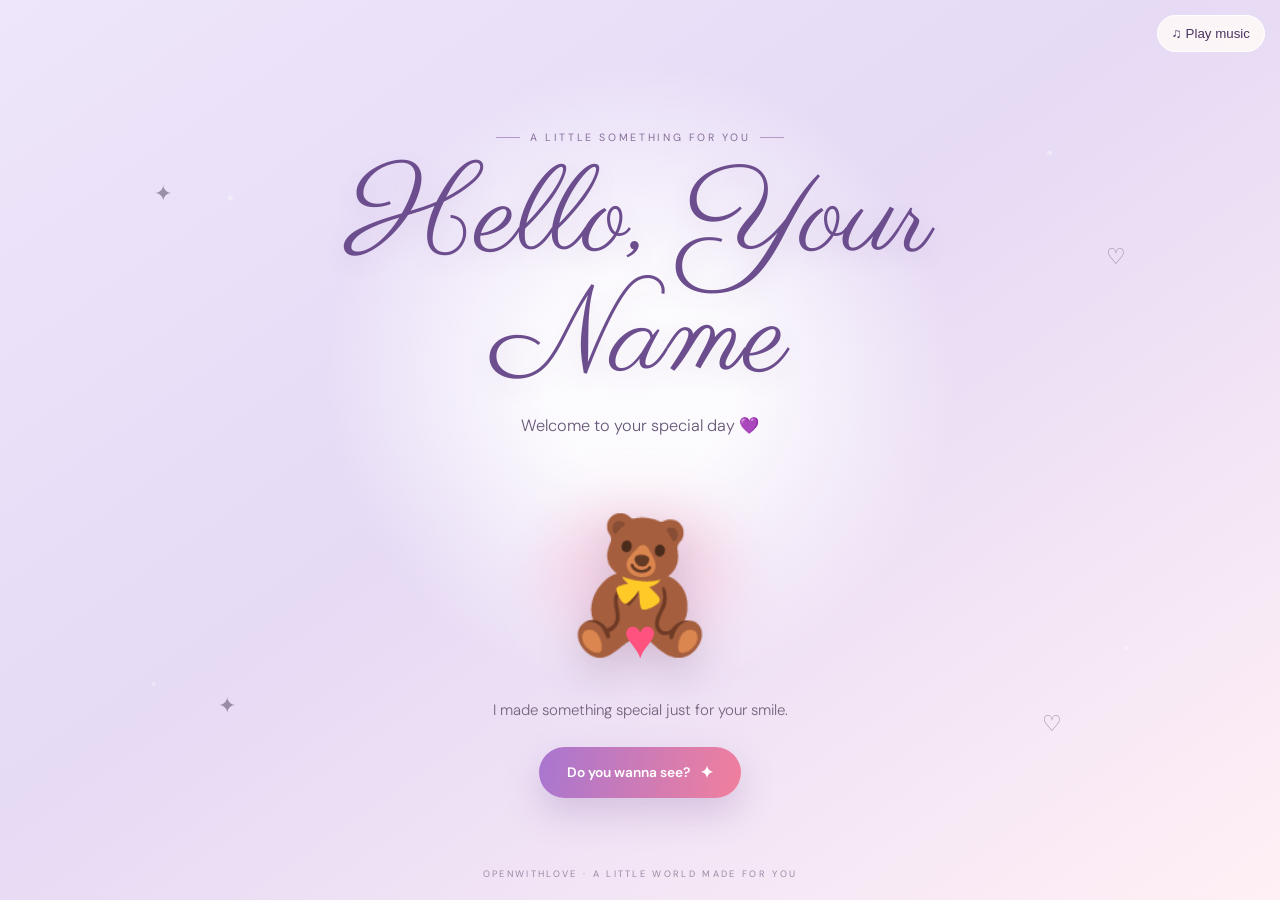
<file: index.html>
<!doctype html>
<html lang="en">
<head>
<meta charset="utf-8">
<meta name="viewport" content="width=device-width,initial-scale=1">
<title>OpenWithLove · B3</title>
<link rel="stylesheet" href="style.css">
<style>
.page-one{
  min-height:100svh;
  overflow:hidden;
  background:
    radial-gradient(circle at 50% 42%,rgba(255,255,255,.88) 0 12%,transparent 38%),
    linear-gradient(145deg,#eee6fb 0%,#e6daf5 46%,#fff0f5 100%);
  position:relative;
}
.page-one:before{
  content:"";
  position:absolute;inset:0;pointer-events:none;opacity:.35;
  background:
    radial-gradient(circle at 18% 22%,#fff 0 2px,transparent 3px),
    radial-gradient(circle at 82% 17%,#fff 0 2px,transparent 3px),
    radial-gradient(circle at 12% 76%,#fff 0 1.5px,transparent 2.5px),
    radial-gradient(circle at 88% 72%,#fff 0 1.5px,transparent 2.5px);
}
.page-one .wrap{position:relative;z-index:2;max-width:760px}
.page-one .tiny{
  display:inline-flex;align-items:center;gap:10px;
  color:#856d99;font-size:.66rem;letter-spacing:.25em;
  text-transform:uppercase;
}
.page-one .tiny:before,.page-one .tiny:after{
  content:"";width:24px;height:1px;background:#b797ca;
}
.page-one h1{
  margin:17px 0 10px;
  font-size:clamp(4rem,10vw,7.5rem);
  text-shadow:0 7px 25px rgba(112,74,139,.12);
}
.page-one .subtitle{
  margin:0 auto;max-width:560px;color:#685878;
  font-size:1.02rem;line-height:1.8;
}
.page-one .character{
  width:220px;height:220px;margin:24px auto 12px;
  display:grid;place-items:center;position:relative;
}
.page-one .character .glow{
  position:absolute;width:190px;height:150px;border-radius:50%;
  background:#f6a9c755;filter:blur(25px);
}
.page-one .character .bear{
  position:relative;font-size:8.2rem;z-index:2;
  animation:b3float 4s ease-in-out infinite;
  filter:drop-shadow(0 18px 20px rgba(80,55,98,.18));
}
.page-one .character .heart{
  position:absolute;z-index:3;bottom:14px;
  font:3.5rem Arial;color:#ff527e;
  animation:b3heart 1.7s ease-in-out infinite;
}
.page-one .note{
  max-width:500px;margin:4px auto 23px;
  color:#75657f;font-size:.94rem;line-height:1.8;
}
.page-one .start{
  display:inline-flex;align-items:center;gap:10px;
  padding:15px 28px;border-radius:999px;border:0;
  background:linear-gradient(100deg,#a876d0,#f17f9d);
  color:#fff;font:600 .86rem 'DM Sans',sans-serif;
  box-shadow:0 15px 35px rgba(133,92,164,.25);
  cursor:pointer;text-decoration:none;transition:.25s;
}
.page-one .start:hover{transform:translateY(-4px);box-shadow:0 20px 42px rgba(133,92,164,.34)}
.page-one .start span{font-size:1rem}
.page-one .corner{
  position:absolute;z-index:1;font-size:1.35rem;opacity:.55;
  animation:b3drift 5s ease-in-out infinite;
}
.page-one .c1{left:12%;top:20%}.page-one .c2{right:12%;top:27%;animation-delay:1s}
.page-one .c3{left:17%;bottom:20%;animation-delay:2s}.page-one .c4{right:17%;bottom:18%;animation-delay:3s}
.page-one .bottom-mark{
  position:absolute;bottom:20px;left:50%;transform:translateX(-50%);
  font-size:.58rem;letter-spacing:.25em;text-transform:uppercase;color:#9a88a4;
}
@keyframes b3float{50%{transform:translateY(-10px)}} 
@keyframes b3heart{50%{transform:translateX(-50%) scale(1.12)}} 
@keyframes b3drift{50%{transform:translateY(-9px) rotate(8deg)}}
</style>
</head>
<body>
<button class="music" id="music" type="button" aria-pressed="false">♫ Play music</button>

<section class="page page-one">
  <span class="corner c1">✦</span>
  <span class="corner c2">♡</span>
  <span class="corner c3">✦</span>
  <span class="corner c4">♡</span>

  <div class="wrap">
    <div class="tiny" id="eyebrow"></div>
    <h1 id="title"></h1>
    <p class="subtitle" id="subtitle"></p>

    <div class="character" aria-hidden="true">
      <div class="glow"></div>
      <div class="bear">🧸</div>
      <div class="heart">♥</div>
    </div>

    <p class="note" id="note"></p>
    <a class="start" href="wishes.html">Do you wanna see? <span>✦</span></a>
  </div>

  <div class="bottom-mark">OpenWithLove · a little world made for you</div>
</section>

<script src="config.js"></script>
<script>
const c=customer;
document.getElementById("eyebrow").textContent=c.heroEyebrow||"a little something for you";
document.getElementById("title").textContent=c.heroTitle||"Hello, Your Name";
document.getElementById("subtitle").textContent=c.heroSubtitle||"Welcome to your special day 💜";
document.getElementById("note").textContent=c.heroNote||"I made something special just for your smile.";

</script>
<script src="app.js" data-persistent></script>
</body>
</html>
</file>
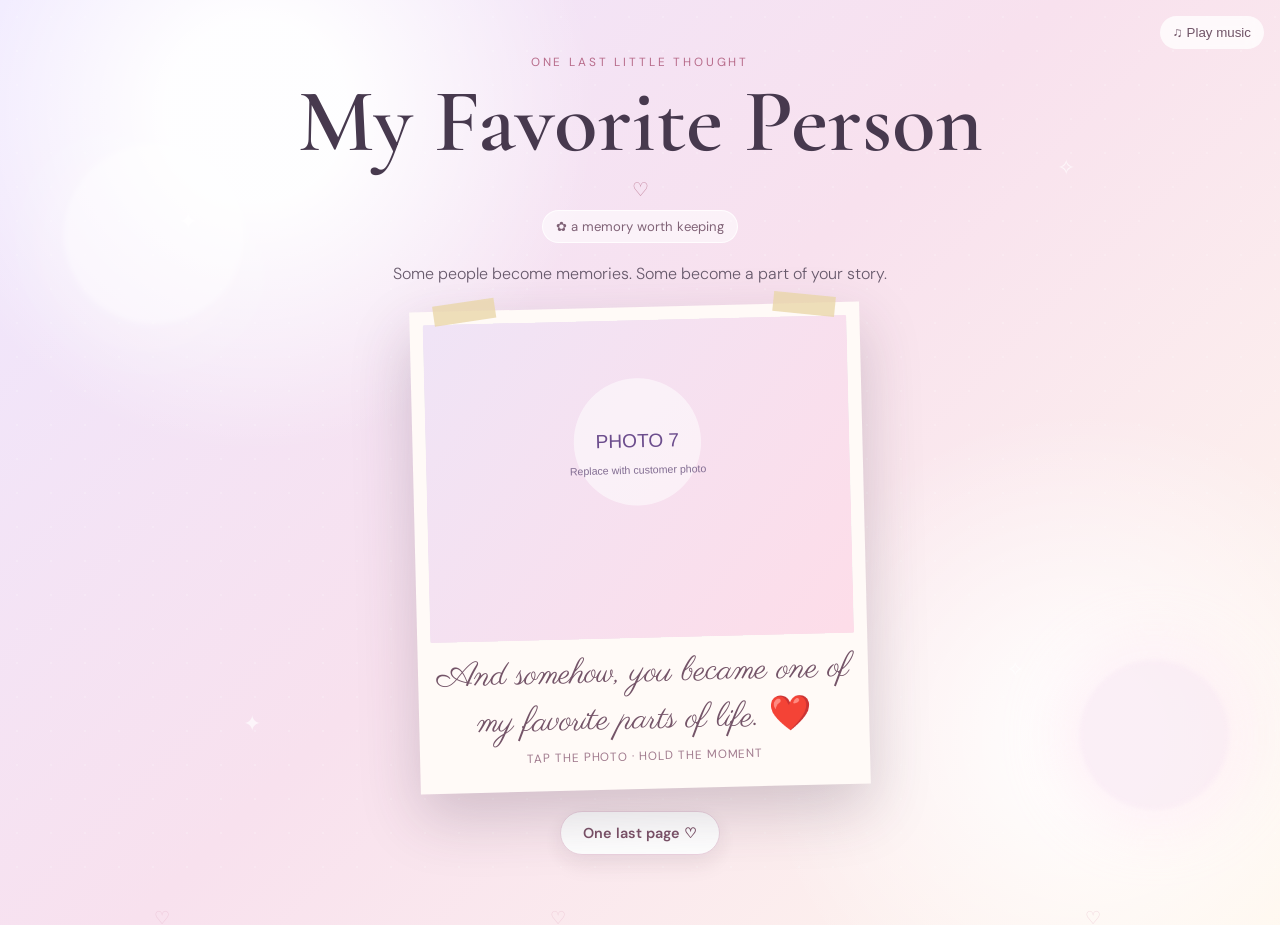
<file: favorite.html>
<!doctype html>
<html lang="en">
<head>
<meta charset="utf-8">
<meta name="viewport" content="width=device-width,initial-scale=1">
<title>OpenWithLove · My Favorite Person</title>
<link rel="stylesheet" href="style.css">
<link href="https://fonts.googleapis.com/css2?family=Cormorant+Garamond:wght@500;600;700&family=DM+Sans:wght@400;500&family=Parisienne&display=swap" rel="stylesheet">
<style>
:root{--ink:#40364a;--rose:#b76b8a;--paper:#fffaf7;--lav:#eee7ff}
*{box-sizing:border-box}
html,body{margin:0;width:100%;min-height:100%;overflow-x:hidden;overflow-y:auto}
body{color:var(--ink);font-family:'DM Sans',sans-serif;background:radial-gradient(circle at 20% 12%,rgba(255,255,255,.95) 0 7%,transparent 26%),radial-gradient(circle at 85% 80%,rgba(255,255,255,.8) 0 5%,transparent 25%),linear-gradient(135deg,#eee7ff 0%,#f8e1ee 48%,#fff7ed 100%)}
.page{min-height:100vh;display:grid;place-items:center;padding:54px 18px 70px;position:relative}
.glow{position:absolute;border-radius:50%;filter:blur(2px);opacity:.45;pointer-events:none}
.g1{width:180px;height:180px;background:#fff;left:5%;top:16%;box-shadow:0 0 70px 25px rgba(255,255,255,.55)}
.g2{width:150px;height:150px;background:#f7dff0;right:4%;bottom:10%;box-shadow:0 0 60px 20px rgba(255,220,239,.65)}
.spark{position:absolute;color:#fff;font-size:22px;opacity:.65;animation:twinkle 3.5s ease-in-out infinite}
.s1{left:14%;top:23%}.s2{right:16%;top:17%;animation-delay:1s}.s3{left:19%;bottom:18%;animation-delay:2s}.s4{right:20%;bottom:24%;animation-delay:.5s}
.wrap{width:min(860px,100%);text-align:center;position:relative;z-index:2}
.eyebrow{font-size:.74rem;letter-spacing:.24em;text-transform:uppercase;color:var(--rose)}
h1{font:600 clamp(3rem,7vw,6rem)/.9 'Cormorant Garamond',serif;margin:12px 0 8px;color:#47394e}
h1:after{content:'♡';display:block;font:1.2rem 'DM Sans';color:#c487a0;margin-top:14px}
.sub{max-width:560px;margin:0 auto 20px;line-height:1.65;color:#685a6c;font-size:1rem}
.note{display:inline-flex;align-items:center;gap:8px;padding:7px 13px;border-radius:999px;background:rgba(255,255,255,.55);border:1px solid rgba(255,255,255,.8);color:#806377;font-size:.82rem;margin-bottom:18px}
.polaroid{width:min(450px,88vw);margin:0 auto 22px;padding:13px 13px 25px;background:var(--paper);box-shadow:0 24px 60px rgba(70,48,72,.22);transform:rotate(-1.4deg);position:relative;transition:transform .45s ease,box-shadow .45s ease;cursor:pointer}
.polaroid:hover{transform:rotate(0deg) translateY(-5px);box-shadow:0 30px 70px rgba(70,48,72,.27)}
.polaroid:before,.polaroid:after{content:'';position:absolute;width:62px;height:20px;background:#ead7a8;opacity:.78;top:-9px}.polaroid:before{left:24px;transform:rotate(-7deg)}.polaroid:after{right:24px;transform:rotate(7deg)}
.polaroid img{display:block;width:100%;aspect-ratio:4/3;object-fit:cover;background:#eee;border-radius:2px}
.caption{font-family:'Parisienne',cursive;font-size:clamp(1.55rem,4vw,2.15rem);color:#745468;margin-top:12px}
.tap{font-size:.74rem;letter-spacing:.08em;text-transform:uppercase;color:#a17b8e;margin-top:5px}
.btn{display:inline-block;text-decoration:none;background:#fff;color:#7b5268;border:1px solid #ead2de;border-radius:999px;padding:12px 22px;box-shadow:0 8px 22px rgba(90,55,80,.1);transition:.25s}.btn:hover{transform:translateY(-2px);box-shadow:0 12px 28px rgba(90,55,80,.16)}
.music{position:fixed;right:16px;top:16px;z-index:20;border:0;border-radius:999px;padding:9px 13px;background:rgba(255,255,255,.78);color:#705467;cursor:pointer;backdrop-filter:blur(8px)}
.heart{position:fixed;bottom:-30px;color:#d995b1;opacity:.35;font-size:18px;animation:rise 9s linear infinite;pointer-events:none}.h1{left:12%;animation-delay:1s}.h2{left:43%;animation-delay:4s}.h3{right:14%;animation-delay:2s}
@keyframes rise{from{transform:translateY(0) rotate(0deg);opacity:0}15%{opacity:.35}85%{opacity:.35}to{transform:translateY(-110vh) rotate(25deg);opacity:0}}
@keyframes twinkle{0%,100%{transform:scale(.8);opacity:.35}50%{transform:scale(1.25);opacity:.85}}
@media(max-width:600px){.page{padding:44px 14px 56px}.sub{font-size:.92rem}.note{font-size:.75rem}.polaroid{width:min(360px,90vw);padding:10px 10px 20px}.btn{font-size:.9rem}.spark{font-size:17px}}
</style>
</head>
<body>
<button class="music" id="music" type="button" aria-pressed="false">♫ Play music</button>
<div class="glow g1"></div><div class="glow g2"></div>
<div class="spark s1">✦</div><div class="spark s2">✧</div><div class="spark s3">✦</div><div class="spark s4">✧</div>
<div class="heart h1">♡</div><div class="heart h2">♡</div><div class="heart h3">♡</div>
<section class="page">
  <div class="wrap">
    <div class="eyebrow">one last little thought</div>
    <h1 id="title">My Favorite Person</h1>
    <div class="note">✿ a memory worth keeping</div>
    <p class="sub" id="sub">Some people make ordinary moments feel a little more special.</p>
    <figure class="polaroid" id="card">
      <img id="img" src="photos/photo1.svg" alt="A favorite memory">
      <figcaption class="caption" id="caption">A memory I would choose again.</figcaption>
      <div class="tap">tap the photo · hold the moment</div>
    </figure>
    <a class="btn" href="goodbye.html">One last page ♡</a>
  </div>
</section>
<script src="config.js"></script>
<script src="script.js"></script>
<script>
document.title='OpenWithLove · '+(customer.favoriteTitle||'My Favorite Person');
document.getElementById('title').textContent=customer.favoriteTitle||'My Favorite Person';
document.getElementById('sub').textContent=customer.favoriteSub||'Some people make ordinary moments feel a little more special.';
document.getElementById('img').src=customer.favoriteImage||'photos/photo1.svg';
document.getElementById('caption').textContent=customer.favoriteCaption||'A memory I would choose again.';
const card=document.getElementById('card');
card.addEventListener('click',()=>{card.classList.add('held');setTimeout(()=>card.classList.remove('held'),650);});
</script>
<script src="app.js" data-persistent></script>
</body>
</html>
</file>
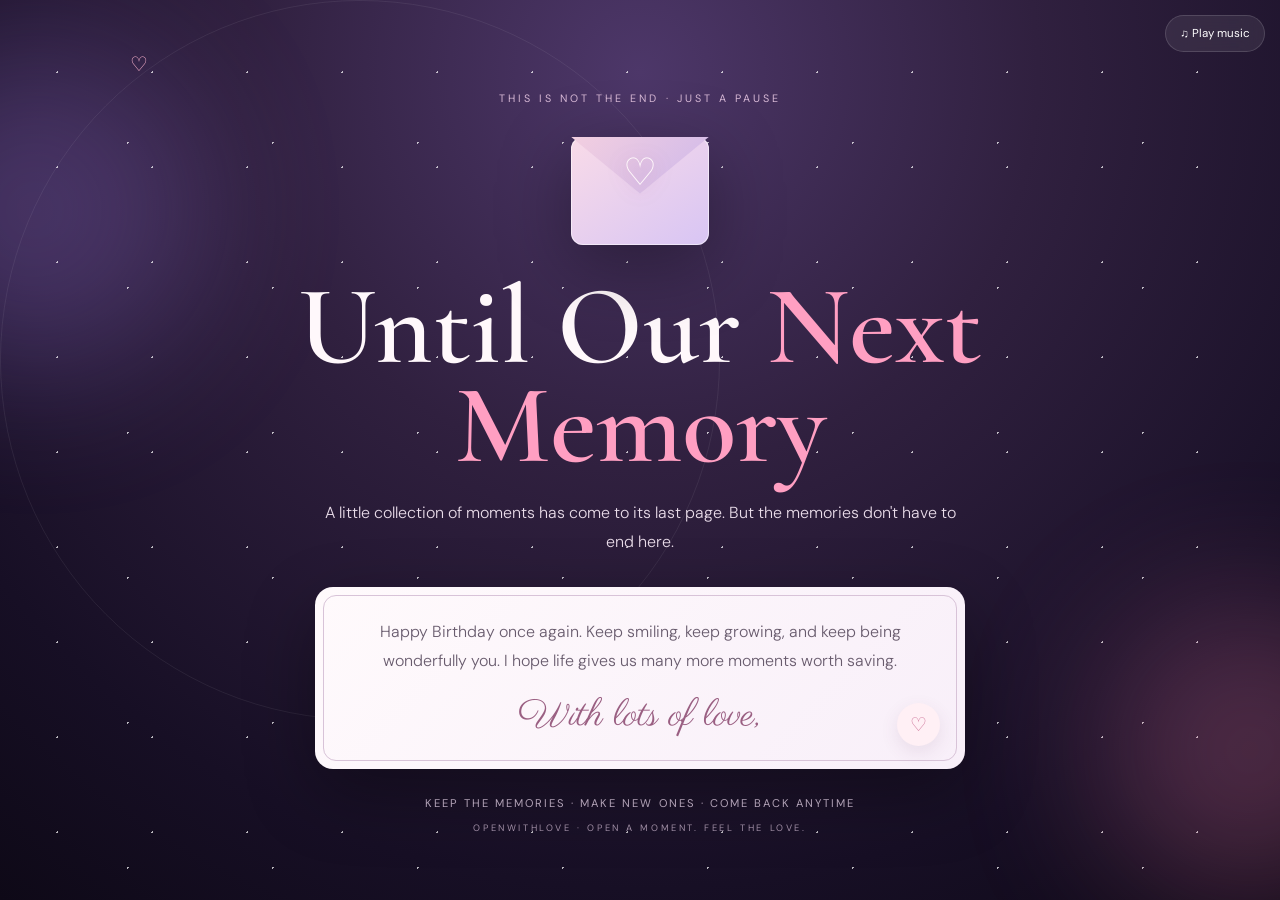
<file: goodbye.html>
<!doctype html>
<html lang="en">
<head>
<meta charset="utf-8">
<meta name="viewport" content="width=device-width,initial-scale=1">
<title>OpenWithLove · Until Our Next Memory</title>
<link rel="stylesheet" href="style.css">
<link href="https://fonts.googleapis.com/css2?family=Cormorant+Garamond:wght@500;600;700&family=DM+Sans:wght@300;400;500&family=Parisienne&display=swap" rel="stylesheet">
<style>
:root{--ink:#fff8fb;--soft:#eaddea;--pink:#ff9fc2;--violet:#9b7bd5;--deep:#21172f}
*{box-sizing:border-box}
html,body{margin:0;min-height:100%;font-family:'DM Sans',sans-serif;color:var(--ink);overflow-x:hidden}
body{background:radial-gradient(circle at 50% 8%,#4d3769 0%,#30203f 38%,#170f25 78%,#0e0917 100%);}
body:before,body:after{content:"";position:fixed;border-radius:50%;pointer-events:none;filter:blur(75px);opacity:.25;z-index:0}
body:before{width:330px;height:330px;background:#b58cff;left:-130px;top:5%}
body:after{width:300px;height:300px;background:#ff86b7;right:-120px;bottom:0}
.page{min-height:100vh;padding:80px 18px 55px;display:grid;place-items:center;position:relative;overflow:hidden}
.stars{position:absolute;inset:0;pointer-events:none;opacity:.7;background-image:radial-gradient(#fff 1px,transparent 1px),radial-gradient(#fff 1px,transparent 1px);background-size:95px 95px,145px 145px;background-position:10px 25px,55px 70px}
.orbit{position:absolute;width:min(720px,90vw);height:min(720px,90vw);border:1px solid #ffffff12;border-radius:50%;animation:spin 28s linear infinite}
.orbit:before,.orbit:after{content:'♡';position:absolute;color:#ffb5cf;font-size:20px}.orbit:before{top:7%;left:18%}.orbit:after{bottom:11%;right:15%;font-size:15px}
.music{position:fixed;right:15px;top:15px;z-index:20;border:1px solid #ffffff24;background:#ffffff14;color:#fff;border-radius:999px;padding:10px 14px;backdrop-filter:blur(12px);cursor:pointer;font:400 .72rem 'DM Sans'}
.wrap{width:min(820px,100%);text-align:center;position:relative;z-index:2}
.eyebrow{text-transform:uppercase;letter-spacing:.28em;font-size:.67rem;color:#d8b9d6;margin-bottom:16px}
h1{font:600 clamp(3.6rem,9vw,7rem)/.88 'Cormorant Garamond',serif;margin:0;color:#fff8fb}
h1 span{color:var(--pink)}
.intro{max-width:650px;margin:22px auto 30px;color:var(--soft);line-height:1.85;font-weight:300;font-size:1rem}
.envelope{width:min(150px,32vw);aspect-ratio:1.15/1;margin:0 auto 27px;position:relative;filter:drop-shadow(0 20px 35px #0005);animation:float 4s ease-in-out infinite}
.env-back{position:absolute;inset:12% 4% 5%;background:linear-gradient(145deg,#f9dbe8,#d8c5f4);border-radius:12px;box-shadow:inset 0 0 0 1px #fff8}
.env-flap{position:absolute;left:4%;right:4%;top:12%;height:58%;background:linear-gradient(135deg,#f3cfe0,#c9b5ec);clip-path:polygon(0 0,50% 75%,100% 0);filter:drop-shadow(0 3px 2px #0002)}
.env-heart{position:absolute;left:50%;top:39%;transform:translate(-50%,-50%);font-size:38px;z-index:3;text-shadow:0 5px 18px #a75b88aa}
.letter{width:min(650px,100%);margin:0 auto;padding:30px 28px 27px;background:linear-gradient(135deg,#fffafc,#f8eff9);color:#594b61;border-radius:18px;box-shadow:0 25px 70px #0005;position:relative}
.letter:before{content:'';position:absolute;inset:8px;border:1px solid #d8c3d8;border-radius:13px;pointer-events:none}
.letter p{position:relative;line-height:1.85;margin:0 auto 15px;color:#685b6d;font-weight:300}
.signature{position:relative;font:2.35rem 'Parisienne',cursive;color:#9a5f82;margin-top:15px}
.seal{position:absolute;right:25px;bottom:23px;width:43px;height:43px;border-radius:50%;display:grid;place-items:center;background:#fff0f5;color:#cf789c;font-size:19px;box-shadow:0 6px 18px #6b41661c}
.closing{margin-top:27px;color:#cdbbd2;font-size:.7rem;letter-spacing:.18em;text-transform:uppercase}
.brand{margin-top:12px;color:#a996ae;font-size:.58rem;letter-spacing:.28em}
@keyframes float{50%{transform:translateY(-9px) rotate(1deg)}}
@keyframes spin{to{transform:rotate(360deg)}}
@media(max-width:600px){.page{padding:76px 14px 42px}.intro{font-size:.92rem;line-height:1.75}.letter{padding:25px 19px 24px}.letter p{font-size:.93rem}.signature{font-size:2rem}.seal{position:static;margin:15px auto 0}.orbit{width:115vw;height:115vw}}
</style>
</head>
<body>
<button class="music" id="music" type="button" aria-pressed="false">♫ Play music</button>
<div class="stars"></div><div class="orbit"></div>
<section class="page">
  <main class="wrap">
    <div class="eyebrow">this is not the end · just a pause</div>
    <div class="envelope" aria-hidden="true">
      <div class="env-back"></div><div class="env-flap"></div><div class="env-heart">♡</div>
    </div>
    <h1 id="title">Until Our <span>Next Memory</span></h1>
    <p class="intro">A little collection of moments has come to its last page. But the memories don't have to end here.</p>
    <article class="letter">
      <p id="text">Happy Birthday once again. Keep smiling, keep growing, and keep being wonderfully you. I hope life gives us many more moments worth saving.</p>
      <div class="signature" id="signature">With lots of love,</div>
      <div class="seal">♡</div>
    </article>
    <div class="closing">keep the memories · make new ones · come back anytime</div>
    <div class="brand">OPENWITHLOVE · OPEN A MOMENT. FEEL THE LOVE.</div>
  </main>
</section>
<script src="config.js"></script>
<script>
document.title='OpenWithLove · '+(customer.goodbyeTitle||'Until Our Next Memory');
document.getElementById('title').innerHTML=(customer.goodbyeTitle||'Until Our Next Memory').replace(/(Next Memory)/,'<span>$1</span>');
document.getElementById('text').textContent=customer.goodbyeText||'';
document.getElementById('signature').textContent=customer.signature||'';
</script>
<script src="app.js" data-persistent></script>
</body>
</html>
</file>
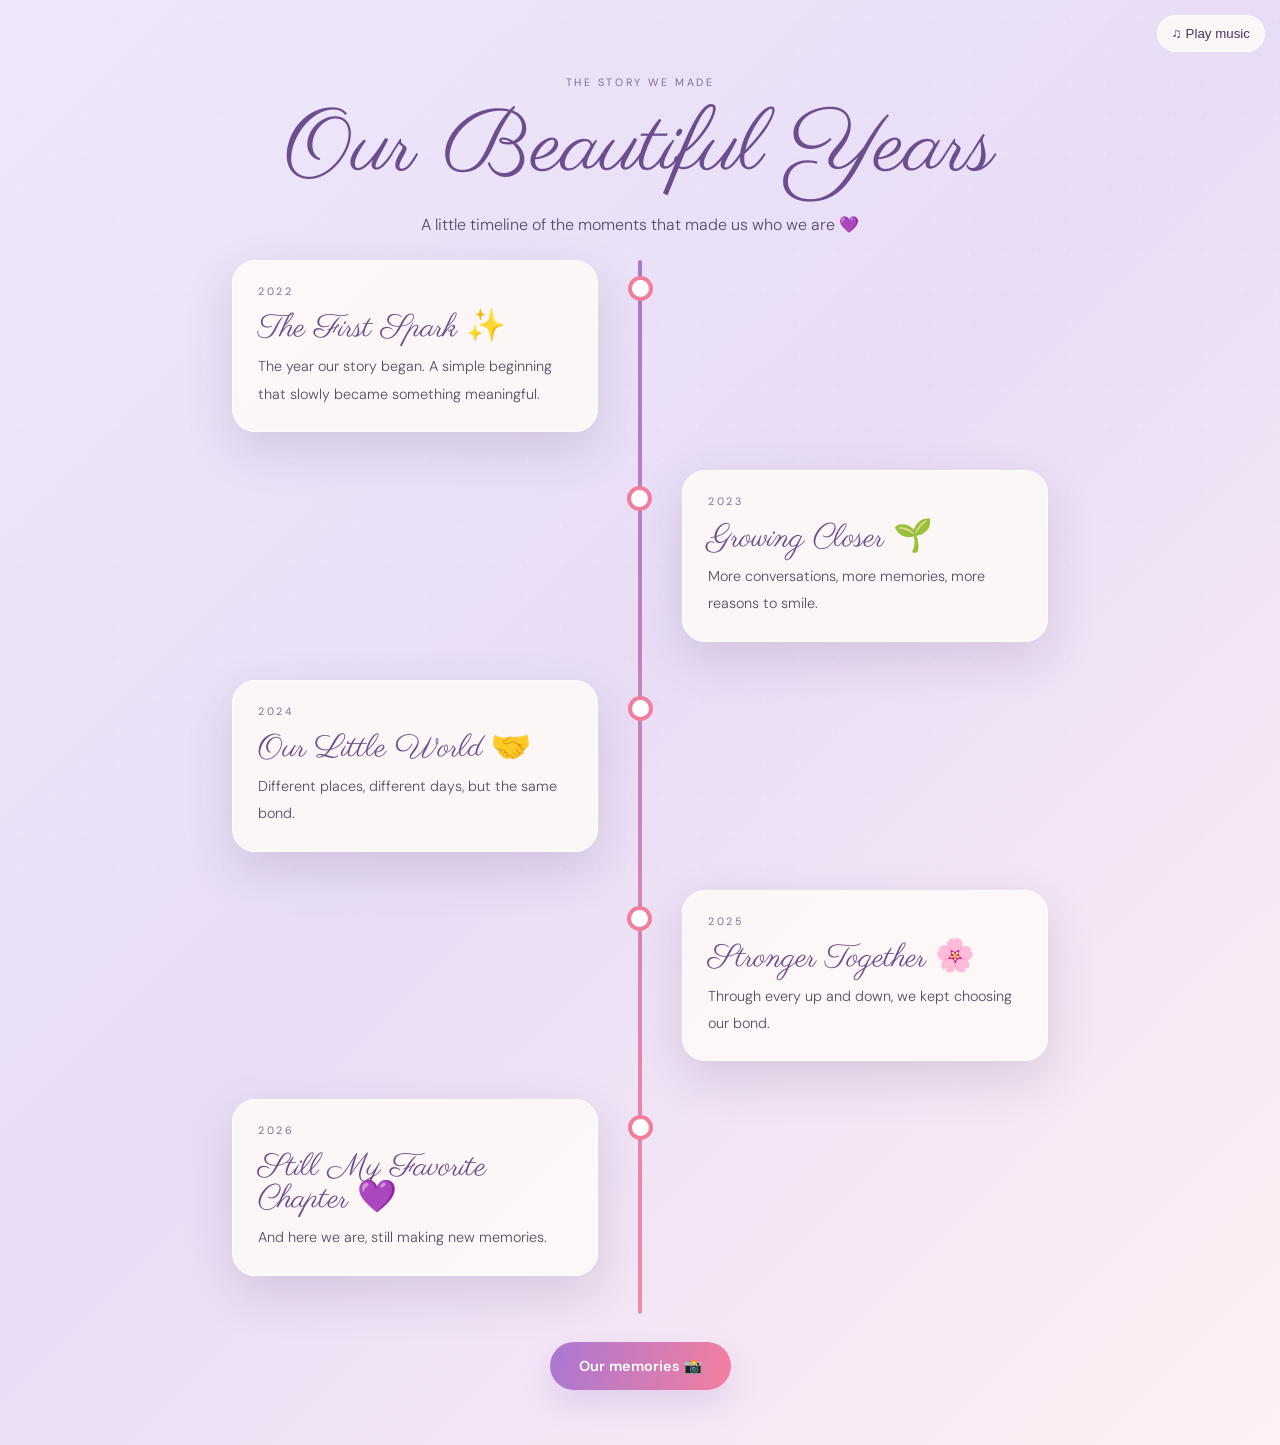
<file: journey.html>
<!doctype html><html lang="en"><head><meta charset="utf-8"><meta name="viewport" content="width=device-width,initial-scale=1"><title>OpenWithLove · B3</title><link rel="stylesheet" href="style.css"></head><body><button class="music" id="music" type="button" aria-pressed="false">♫ Play music</button><section class="page"><div class="wrap"><small>the story we made</small><h2 id="title"></h2><p id="sub"></p><div class="timeline" id="timeline"></div><a class="btn" href="memories.html">Our memories 📸</a></div></section><script src="config.js"></script><script src="script.js"></script><script src="app.js" data-persistent></script></body></html>
</file>
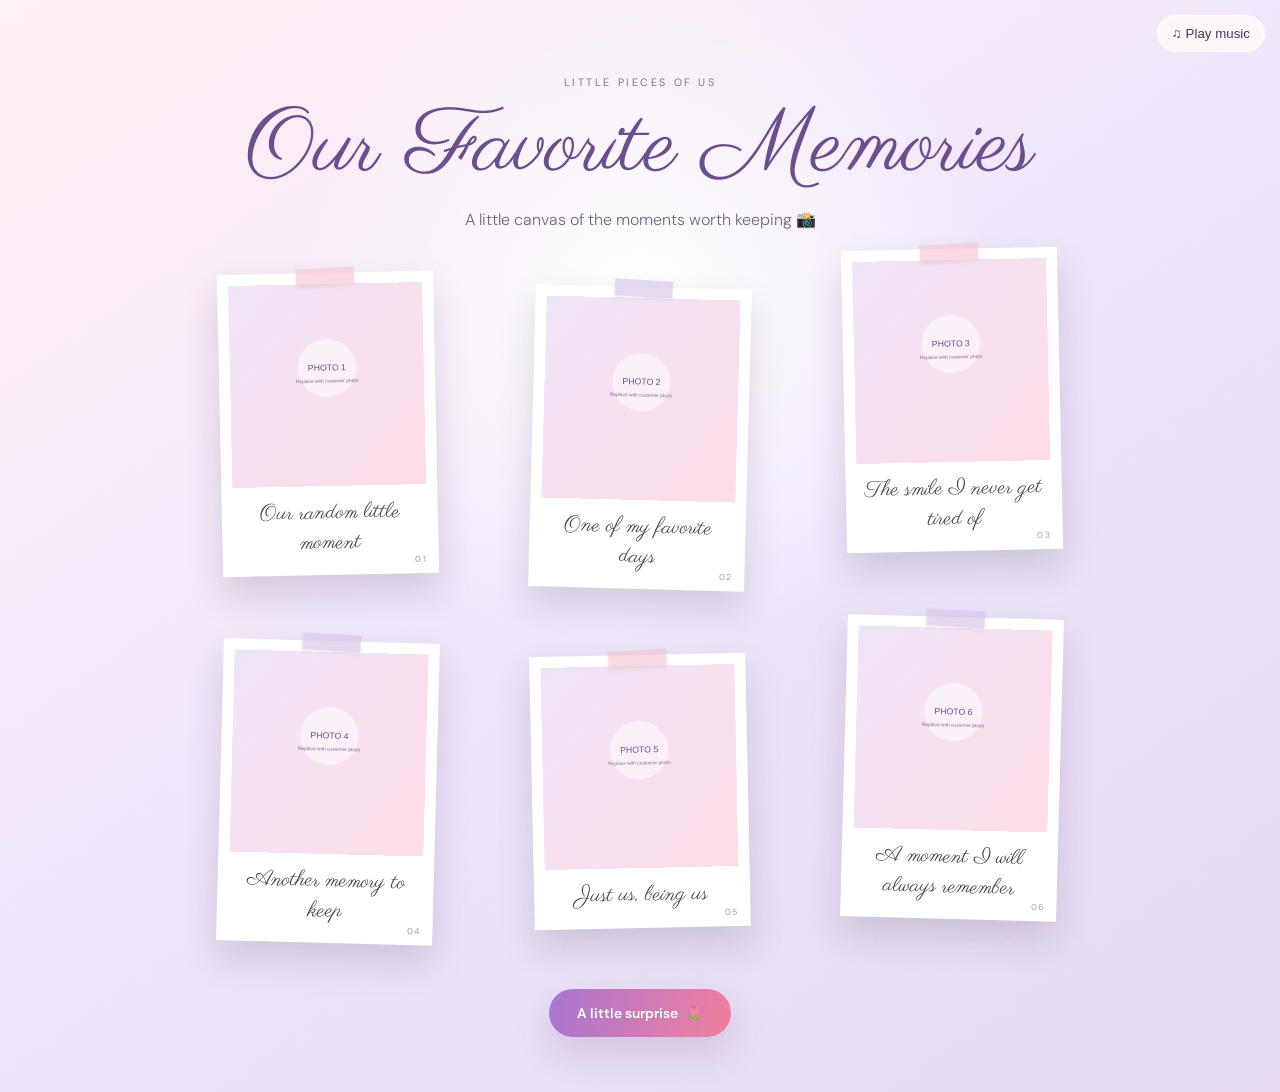
<file: memories.html>
<!doctype html>
<html lang="en">
<head>
<meta charset="utf-8">
<meta name="viewport" content="width=device-width,initial-scale=1">
<title>OpenWithLove · Our Memories</title>
<link rel="stylesheet" href="style.css">
<style>
.page-four{
  min-height:100svh;
  position:relative;
  overflow:hidden;
  background:
    radial-gradient(circle at 50% 28%,#fff 0,transparent 35%),
    linear-gradient(145deg,#fff1f5 0%,#eee5fa 52%,#e5d9f3 100%);
}
.page-four:before{
  content:"";position:absolute;inset:0;pointer-events:none;opacity:.32;
  background-image:radial-gradient(#fff 1px,transparent 1px);
  background-size:32px 32px;
}
.page-four .wrap{position:relative;z-index:2;width:min(1020px,100%)}
.page-four .intro{
  max-width:620px;margin:0 auto 23px;color:#75657f;line-height:1.8;
}
.page-four h2{font-size:clamp(3.1rem,7vw,5.8rem);margin:12px 0}
.memory-wall{
  width:min(920px,100%);
  display:grid;
  grid-template-columns:repeat(12,1fr);
  gap:20px 16px;
  margin:8px auto 30px;
  align-items:start;
}
.memory-card{
  grid-column:span 4;
  background:#fff;
  padding:11px 11px 17px;
  box-shadow:0 18px 35px rgba(77,57,91,.18);
  transform:rotate(var(--tilt));
  transition:.35s;
  cursor:pointer;
  position:relative;
}
.memory-card:nth-child(2),.memory-card:nth-child(5){margin-top:30px}
.memory-card:nth-child(3),.memory-card:nth-child(6){margin-top:-8px}
.memory-card:hover{transform:translateY(-8px) rotate(0deg) scale(1.025);z-index:4}
.memory-card:before{
  content:"";
  position:absolute;top:-6px;left:50%;transform:translateX(-50%);
  width:58px;height:17px;background:#f4c8d4aa;box-shadow:0 2px 4px #7b566b18;
  rotate:-2deg;
}
.memory-card:nth-child(even):before{background:#d8c7eaaa;rotate:2deg}
.memory-card img{
  width:100%;display:block;aspect-ratio:1/1.04;
  object-fit:cover;background:#eee4f1;
}
.memory-card figcaption{
  min-height:43px;padding:12px 5px 0;
  color:#4e424d;font:1.35rem Parisienne,cursive;
}
.memory-number{
  position:absolute;right:12px;bottom:8px;
  font-size:.55rem;letter-spacing:.15em;color:#ad96b8;
}
.lightbox{
  position:fixed;inset:0;background:#33243de8;
  display:none;place-items:center;z-index:50;padding:20px;
}
.lightbox.open{display:grid}
.lightbox img{max-width:92vw;max-height:82vh;border:9px solid white;box-shadow:0 25px 80px #0007}
.close{
  position:absolute;right:18px;top:17px;width:43px;height:43px;
  border:0;border-radius:50%;background:white;color:#4b3b58;
  font-size:1.3rem;cursor:pointer;
}
.next{
  display:inline-flex;align-items:center;gap:8px;
  border:0;border-radius:999px;padding:15px 28px;
  background:linear-gradient(100deg,#a876d0,#f17f9d);
  color:#fff;font:600 .86rem 'DM Sans';text-decoration:none;
  box-shadow:0 15px 35px rgba(133,92,164,.24);transition:.25s;
}
.next:hover{transform:translateY(-4px)}
@media(max-width:760px){
  .memory-wall{grid-template-columns:1fr 1fr;gap:17px 9px}
  .memory-card,.memory-card:nth-child(2),.memory-card:nth-child(3),.memory-card:nth-child(5),.memory-card:nth-child(6){
    grid-column:span 1;margin-top:0;
  }
  .memory-card figcaption{font-size:1.12rem}
}
@media(max-width:430px){
  .memory-wall{grid-template-columns:1fr}
  .memory-card{grid-column:1!important}
}
</style>
</head>
<body>
<button class="music" id="music" type="button" aria-pressed="false">♫ Play music</button>

<section class="page page-four">
  <div class="wrap">
    <small>little pieces of us</small>
    <h2 id="title"></h2>
    <p class="intro" id="sub"></p>
    <div class="memory-wall" id="wall"></div>
    <a class="next" href="surprise.html">A little surprise <span>🌷</span></a>
  </div>
</section>

<div class="lightbox" id="lightbox">
  <button class="close" id="close">×</button>
  <img id="lightboxImg" alt="Memory">
</div>

<script src="config.js"></script>
<script>
const c=customer;
document.getElementById("title").textContent=c.memoryTitle||"Our Favorite Memories";
document.getElementById("sub").textContent=c.memorySub||"A little canvas of the moments worth keeping 📸";

const wall=document.getElementById("wall");
wall.innerHTML=(c.photos||[]).map((p,i)=>`
  <figure class="memory-card" style="--tilt:${i%2?"1.5deg":"-1.2deg"}">
    <img src="${p[0]}" alt="Memory ${i+1}">
    <figcaption>${p[1]}</figcaption>
    <span class="memory-number">0${i+1}</span>
  </figure>
`).join("");

const lightbox=document.getElementById("lightbox");
const lightboxImg=document.getElementById("lightboxImg");
wall.querySelectorAll("img").forEach(img=>{
  img.onclick=()=>{
    lightboxImg.src=img.src;
    lightbox.classList.add("open");
  };
});
document.getElementById("close").onclick=()=>lightbox.classList.remove("open");
lightbox.onclick=e=>{if(e.target===lightbox)lightbox.classList.remove("open")};

</script>
<script src="app.js" data-persistent></script>
</body>
</html>
</file>
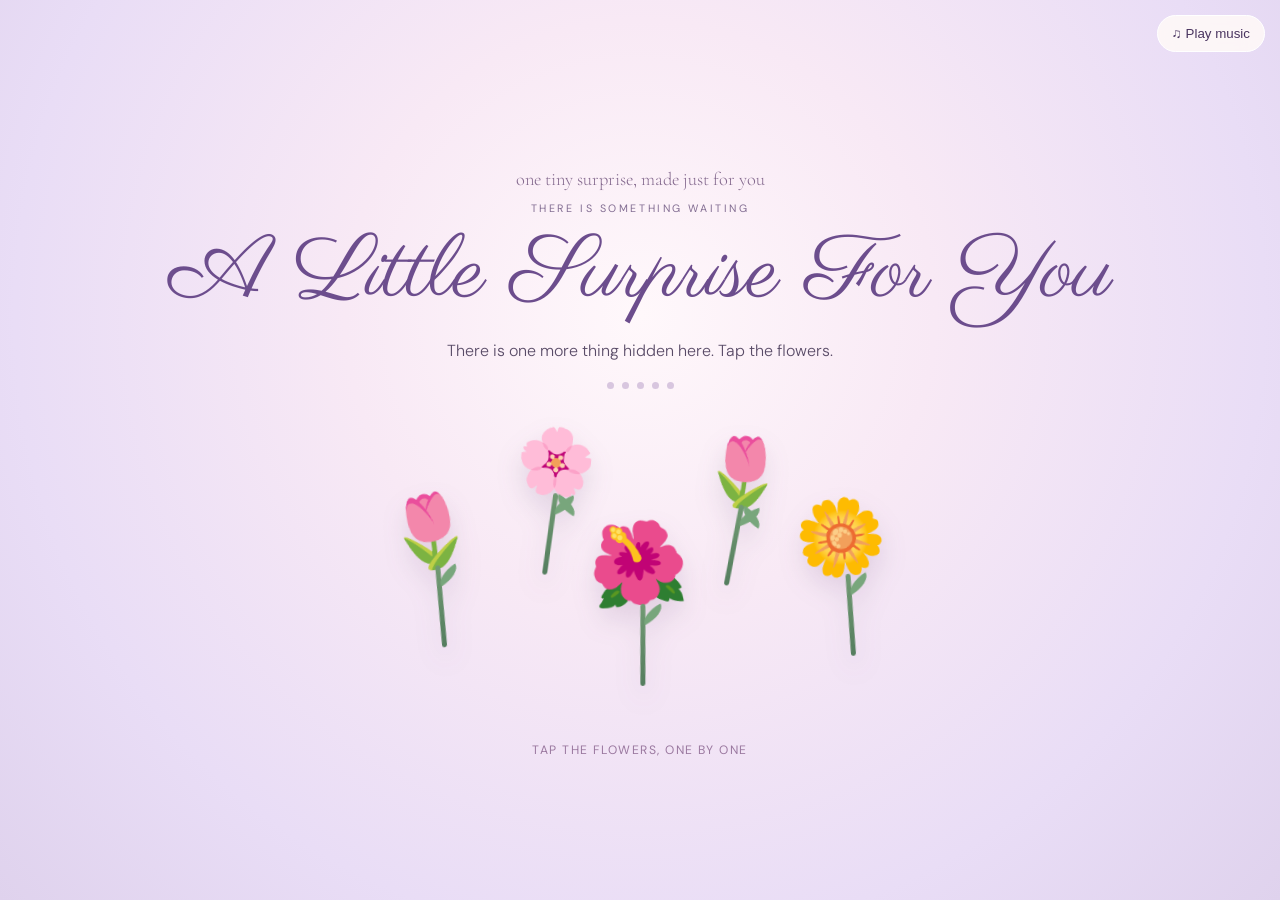
<file: surprise.html>
<!doctype html>
<html lang="en">
<head>
<meta charset="utf-8">
<meta name="viewport" content="width=device-width,initial-scale=1">
<title>OpenWithLove · A Little Surprise</title>
<link rel="stylesheet" href="style.css">
<style>
.surprise-page{min-height:100vh;overflow:hidden;background:radial-gradient(circle at 50% 35%,#fff8fb 0,#f8e9f5 34%,#e9ddf6 72%,#dfd2ed 100%)}
.surprise-page .wrap{position:relative}
.intro-line{font-family:'Cormorant Garamond',serif;font-size:1.15rem;color:#84698e;margin:0 0 4px}
.flower-garden{position:relative;width:min(620px,94vw);height:330px;margin:18px auto 10px}
.flower-btn{position:absolute;border:0;background:transparent;cursor:pointer;padding:0;transform:translate(-50%,-50%);filter:drop-shadow(0 13px 13px rgba(87,54,103,.14));transition:transform .35s,filter .35s;z-index:3}
.flower-btn:hover{transform:translate(-50%,-50%) scale(1.08) rotate(-3deg);filter:drop-shadow(0 18px 18px rgba(87,54,103,.22))}
.flower-btn:active{transform:translate(-50%,-50%) scale(.92)}
.flower-btn .stem{display:block;width:5px;height:82px;background:linear-gradient(#719a73,#547d5e);border-radius:9px;margin:0 auto -12px;transform:rotate(3deg)}
.flower-btn .bloom{display:block;font-size:4.7rem;line-height:1}
.flower-btn .leaf{position:absolute;width:24px;height:12px;background:#78a67c;border-radius:100% 0 100% 0;bottom:53px;left:50%;transform:rotate(-25deg)}
.flower-btn .leaf.r{transform:rotate(25deg) scaleX(-1);left:52%}
.flower-btn.used{pointer-events:none;animation:petalBurst .65s forwards}
.flower-btn:nth-child(1){left:17%;top:48%;transform:translate(-50%,-50%) rotate(-8deg)}
.flower-btn:nth-child(2){left:36%;top:27%;transform:translate(-50%,-50%) rotate(5deg)}
.flower-btn:nth-child(3){left:50%;top:58%;transform:translate(-50%,-50%) rotate(-3deg)}
.flower-btn:nth-child(4){left:66%;top:30%;transform:translate(-50%,-50%) rotate(8deg)}
.flower-btn:nth-child(5){left:83%;top:50%;transform:translate(-50%,-50%) rotate(-7deg)}
.flower-btn:nth-child(1) .bloom{font-size:4.4rem}.flower-btn:nth-child(2) .bloom{font-size:4rem}.flower-btn:nth-child(3) .bloom{font-size:5rem}.flower-btn:nth-child(4) .bloom{font-size:4.2rem}.flower-btn:nth-child(5) .bloom{font-size:4.6rem}
.flower-hint{font-size:.76rem;letter-spacing:.12em;text-transform:uppercase;color:#9a789f;margin-top:-5px}
.message-card{display:none;width:min(640px,92vw);margin:10px auto 25px;padding:38px 34px;background:#fffdf9;border:1px solid rgba(255,255,255,.9);border-radius:8px;box-shadow:0 28px 70px rgba(77,53,92,.2);position:relative;text-align:center;animation:cardReveal .8s ease both}
.message-card:before,.message-card:after{content:'✿';position:absolute;color:#d995b0;font-size:1.2rem}.message-card:before{left:18px;top:14px}.message-card:after{right:18px;bottom:14px}
.message-card.show{display:block}
.message-card .label{font-size:.65rem;letter-spacing:.25em;color:#a26c8c;text-transform:uppercase}.message-card p{font:1.45rem/1.75 'Cormorant Garamond',serif;color:#57465d;margin:16px 0 5px}
.message-card .mini{font-size:.78rem;letter-spacing:.08em;color:#9b829d;margin-top:12px}
.progress{display:flex;justify-content:center;gap:8px;margin:3px auto 4px}.dot{width:7px;height:7px;border-radius:50%;background:#d8c6df;transition:.3s}.dot.on{background:#b9799c;transform:scale(1.2)}
.petal{position:fixed;top:-30px;pointer-events:none;z-index:1;animation:fall linear forwards;font-size:1rem;opacity:.7}
@keyframes cardReveal{from{opacity:0;transform:translateY(22px) rotate(-1deg)}to{opacity:1;transform:none}}
@keyframes petalBurst{to{opacity:0;transform:translate(-50%,-50%) scale(.2) rotate(40deg)}}
@keyframes fall{to{transform:translateY(110vh) rotate(360deg);opacity:0}}
@media(max-width:600px){.flower-garden{height:285px}.flower-btn .bloom{font-size:3.8rem}.flower-btn:nth-child(3) .bloom{font-size:4.2rem}.message-card{padding:32px 23px}.message-card p{font-size:1.28rem}.flower-btn:nth-child(1){left:14%}.flower-btn:nth-child(5){left:86%}}
</style>
</head>
<body>
<button class="music" id="music" type="button" aria-pressed="false">♫ Play music</button>
<section class="page surprise-page">
  <div class="wrap">
    <p class="intro-line">one tiny surprise, made just for you</p>
    <small>there is something waiting</small>
    <h2 id="title"></h2>
    <p id="sub"></p>

    <div class="progress" id="progress"></div>
    <div class="flower-garden" id="garden" aria-label="Five flowers to discover">
      <button class="flower-btn" aria-label="Open flower 1"><span class="bloom">🌷</span><span class="stem"></span><span class="leaf"></span></button>
      <button class="flower-btn" aria-label="Open flower 2"><span class="bloom">🌸</span><span class="stem"></span><span class="leaf"></span><span class="leaf r"></span></button>
      <button class="flower-btn" aria-label="Open flower 3"><span class="bloom">🌺</span><span class="stem"></span><span class="leaf"></span></button>
      <button class="flower-btn" aria-label="Open flower 4"><span class="bloom">🌷</span><span class="stem"></span><span class="leaf"></span><span class="leaf r"></span></button>
      <button class="flower-btn" aria-label="Open flower 5"><span class="bloom">🌼</span><span class="stem"></span><span class="leaf"></span></button>
    </div>
    <div class="flower-hint" id="hint">tap the flowers, one by one</div>

    <article class="message-card" id="card">
      <div class="label">a little note for you</div>
      <p id="text"></p>
      <div class="mini">some moments are meant to be kept forever ♡</div>
    </article>
    <a class="btn" id="next" href="favorite.html" style="display:none">One more thing ♥</a>
  </div>
</section>
<script src="config.js"></script>
<script>
const c=customer;
const $=id=>document.getElementById(id);
$('title').textContent=c.surpriseTitle;
$('sub').textContent=c.surpriseSub;
$('text').textContent=c.surpriseText;
const flowers=[...document.querySelectorAll('.flower-btn')];
const progress=$('progress');
flowers.forEach(()=>{const d=document.createElement('span');d.className='dot';progress.appendChild(d)});
const dots=[...progress.children];
let opened=0;
function petals(){
  for(let i=0;i<7;i++){
    const p=document.createElement('span');p.className='petal';p.textContent=['🌸','💗','✿'][Math.floor(Math.random()*3)];
    p.style.left=(Math.random()*100)+'vw';p.style.animationDuration=(3.8+Math.random()*2.5)+'s';p.style.animationDelay=(Math.random()*.3)+'s';
    document.body.appendChild(p);setTimeout(()=>p.remove(),7000);
  }
}
flowers.forEach((flower,i)=>flower.addEventListener('click',()=>{
  if(flower.classList.contains('used')) return;
  flower.classList.add('used');dots[i].classList.add('on');opened++;petals();
  if(opened===flowers.length){
    setTimeout(()=>{
      $('garden').style.display='none';$('hint').style.display='none';$('card').classList.add('show');$('next').style.display='inline-block';
    },500);
  }
}));
</script>
<script src="app.js" data-persistent></script>
</body>
</html>
</file>
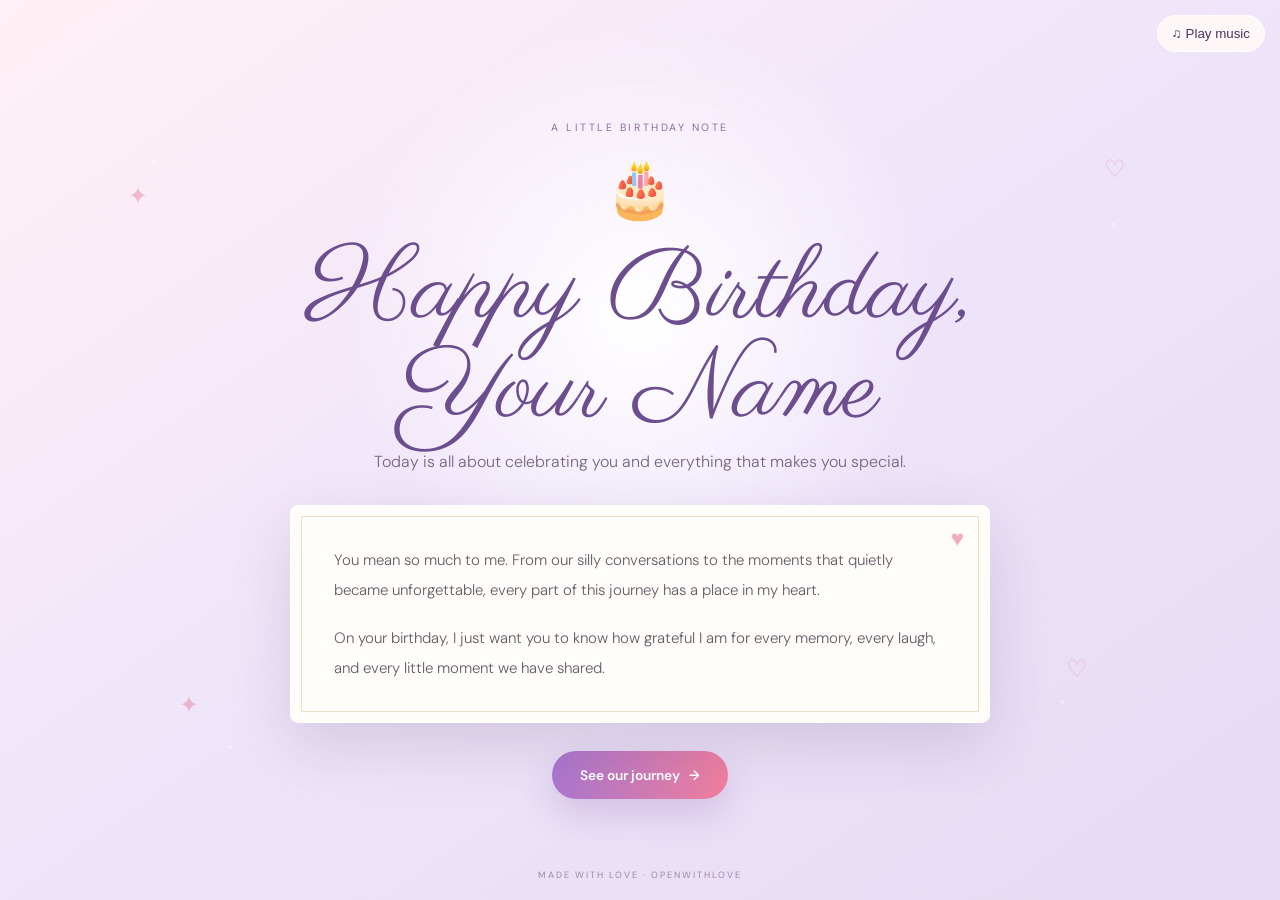
<file: wishes.html>
<!doctype html>
<html lang="en">
<head>
<meta charset="utf-8">
<meta name="viewport" content="width=device-width,initial-scale=1">
<title>OpenWithLove · Birthday Note</title>
<link rel="stylesheet" href="style.css">
<style>
.page-two{
  min-height:100svh;
  overflow:hidden;
  position:relative;
  background:
    radial-gradient(circle at 50% 35%,#fff 0,transparent 34%),
    linear-gradient(145deg,#fff1f5 0%,#eee4fa 52%,#e6daf4 100%);
}
.page-two:before{
  content:"";position:absolute;inset:0;pointer-events:none;opacity:.4;
  background:
    radial-gradient(circle at 12% 18%,#fff 0 2px,transparent 3px),
    radial-gradient(circle at 87% 25%,#fff 0 2px,transparent 3px),
    radial-gradient(circle at 18% 83%,#fff 0 1.5px,transparent 2.5px),
    radial-gradient(circle at 83% 78%,#fff 0 1.5px,transparent 2.5px);
}
.page-two .decor{position:absolute;font-size:1.5rem;color:#e487a3;opacity:.5;animation:twinkle 3.5s ease-in-out infinite}
.page-two .d1{left:10%;top:20%}.page-two .d2{right:12%;top:17%;animation-delay:.8s}.page-two .d3{left:14%;bottom:20%;animation-delay:1.5s}.page-two .d4{right:15%;bottom:24%;animation-delay:2.2s}
.page-two .wrap{position:relative;z-index:2;width:min(820px,100%)}
.page-two .eyebrow{
  color:#8a6d9d;text-transform:uppercase;letter-spacing:.24em;
  font-size:.66rem;margin-bottom:15px;
}
.page-two h2{font-size:clamp(3.2rem,8vw,6.2rem);margin-bottom:7px}
.page-two .intro{max-width:590px;margin:0 auto 28px;color:#75657f;line-height:1.8}
.page-two .letter-card{
  width:min(700px,100%);margin:0 auto 28px;padding:39px 43px;
  position:relative;text-align:left;background:#fffdf9;
  border:1px solid #fff;border-radius:8px;
  box-shadow:0 22px 60px rgba(81,58,101,.16);
}
.page-two .letter-card:before{
  content:"";position:absolute;inset:10px;border:1px solid #c99d6350;
  pointer-events:none;
}
.page-two .letter-card:after{
  content:"♥";position:absolute;right:25px;top:18px;
  color:#ef91a9;font-size:1.4rem;opacity:.75;
}
.page-two .letter-card p{
  position:relative;z-index:1;margin:0 0 18px;
  color:#665b68;line-height:2;font-size:.94rem;
}
.page-two .letter-card p:last-child{margin-bottom:0}
.page-two .mini-cake{
  font-size:3.5rem;display:inline-block;margin:3px 0 18px;
  animation:gentleBounce 2.5s ease-in-out infinite;
}
.page-two .next{
  display:inline-flex;align-items:center;gap:9px;
  border:0;border-radius:999px;padding:15px 28px;
  background:linear-gradient(100deg,#a876d0,#f17f9d);
  color:#fff;font:600 .86rem 'DM Sans',sans-serif;
  text-decoration:none;box-shadow:0 15px 35px rgba(133,92,164,.24);
  transition:.25s;
}
.page-two .next:hover{transform:translateY(-4px);box-shadow:0 20px 42px rgba(133,92,164,.32)}
.page-two .footer-note{
  position:absolute;bottom:19px;left:50%;transform:translateX(-50%);
  font-size:.57rem;letter-spacing:.22em;text-transform:uppercase;color:#9a88a4;
  white-space:nowrap;
}
@keyframes twinkle{0%,100%{transform:scale(1);opacity:.4}50%{transform:scale(1.2);opacity:.75}}
@keyframes gentleBounce{50%{transform:translateY(-7px)}}
@media(max-width:650px){
  .page-two{padding-top:72px}
  .page-two .letter-card{padding:31px 24px}
  .page-two .letter-card:before{inset:8px}
  .page-two .footer-note{bottom:10px}
}
</style>
</head>
<body>
<button class="music" id="music" type="button" aria-pressed="false">♫ Play music</button>

<section class="page page-two">
  <span class="decor d1">✦</span>
  <span class="decor d2">♡</span>
  <span class="decor d3">✦</span>
  <span class="decor d4">♡</span>

  <div class="wrap">
    <div class="eyebrow">a little birthday note</div>
    <div class="mini-cake">🎂</div>
    <h2 id="title"></h2>
    <p class="intro" id="intro"></p>

    <article class="letter-card">
      <p id="one"></p>
      <p id="two"></p>
    </article>

    <a class="next" href="journey.html">See our journey <span>→</span></a>
  </div>

  <div class="footer-note">made with love · OpenWithLove</div>
</section>

<script src="config.js"></script>
<script>
const c=customer;
document.getElementById("title").textContent=c.wishTitle||"Happy Birthday, Your Name";
document.getElementById("intro").textContent=c.wishIntro||"Today is all about celebrating you and everything that makes you special.";
document.getElementById("one").textContent=c.wishOne||"";
document.getElementById("two").textContent=c.wishTwo||"";

</script>
<script src="app.js" data-persistent></script>
</body>
</html>
</file>
<file: style.css>
@import url('https://fonts.googleapis.com/css2?family=Cormorant+Garamond:wght@500;600&family=DM+Sans:wght@300;400;600&family=Parisienne&display=swap');
*{box-sizing:border-box}html,body{margin:0;min-height:100%;font-family:'DM Sans',sans-serif;color:#594b67}
body{background:linear-gradient(135deg,#eee8fa,#e9ddf6 48%,#fff0f4);overflow-x:hidden}
body:before{content:"";position:fixed;inset:0;pointer-events:none;opacity:.2;background-image:radial-gradient(#fff 1px,transparent 1px);background-size:34px 34px}
.page{min-height:100vh;padding:75px 18px 55px;display:flex;flex-direction:column;align-items:center;justify-content:center;text-align:center;position:relative;animation:page-enter .24s ease-out both}
@keyframes page-enter{from{opacity:.72;transform:translateY(5px)}to{opacity:1;transform:translateY(0)}}
.wrap{width:min(950px,100%)}small{display:block;text-transform:uppercase;letter-spacing:.24em;font-size:.67rem;color:#826d92;margin-bottom:15px}
h1,h2,h3{font-family:Parisienne,cursive;font-weight:400;color:#6c4d8d;line-height:1;margin:0 0 18px}
h1{font-size:clamp(3.5rem,8vw,7rem)}h2{font-size:clamp(3rem,7vw,5.5rem)}p{line-height:1.9;font-weight:300}
.btn{display:inline-block;border:0;border-radius:999px;padding:15px 29px;background:linear-gradient(100deg,#a977d2,#f47f9e);color:#fff;font:600 .9rem 'DM Sans';cursor:pointer;box-shadow:0 14px 30px #9d6dc933;text-decoration:none;transition:.25s}.btn:hover{transform:translateY(-3px)}
.music{position:fixed;z-index:20;right:15px;top:15px;border:1px solid #fff;background:#fffaf7dd;color:#49345f;border-radius:999px;padding:10px 14px;backdrop-filter:blur(10px);cursor:pointer}
.page-loading{position:fixed;z-index:1000;inset:0 0 auto;height:3px;overflow:hidden;background:#a977d233;pointer-events:none}
.page-loading[hidden]{display:none}
.page-loading__spinner{display:block;width:35%;height:100%;border-radius:99px;background:linear-gradient(90deg,#a977d2,#f47f9e);animation:page-loading-progress 1.1s ease-in-out infinite}
.page-loading span:last-child{position:absolute;width:1px;height:1px;padding:0;margin:-1px;overflow:hidden;clip:rect(0,0,0,0);white-space:nowrap;border:0}
@keyframes page-loading-progress{from{transform:translateX(-110%)}to{transform:translateX(310%)}}
.bear{font-size:9rem;position:relative;margin:35px auto 20px;display:inline-block;filter:drop-shadow(0 18px 22px #5b3e6e22);animation:float 4s ease-in-out infinite}.bear b{position:absolute;left:50%;bottom:8px;transform:translateX(-50%);font:4rem Arial;color:#ff4f7b}
.card{width:min(760px,100%);padding:34px 40px;margin:10px auto 30px;background:#fffaf7cc;border:1px solid #fff;border-radius:28px;box-shadow:0 22px 65px #52376b29;text-align:left;backdrop-filter:blur(10px)}
.timeline{width:min(900px,100%);position:relative;margin:20px auto 28px}.timeline:before{content:"";position:absolute;left:50%;top:0;bottom:0;width:4px;transform:translateX(-50%);background:linear-gradient(#a77ad0,#f18aa5);border-radius:99px}
.timeline article{width:50%;position:relative;padding:0 42px 38px;text-align:left}.timeline article:nth-child(odd){margin-right:50%}.timeline article:nth-child(even){margin-left:50%}.timeline article>span{position:absolute;top:16px;width:25px;height:25px;border-radius:50%;background:#fff;border:4px solid #f17e9c}.timeline article:nth-child(odd)>span{right:-13px}.timeline article:nth-child(even)>span{left:-13px}
.timeline article div{background:#fffaf7dd;border:1px solid #fff;border-radius:23px;padding:23px 25px;box-shadow:0 18px 48px #52376b29}.timeline h3{font-size:2rem;margin:8px 0}.timeline p{font-size:.9rem;margin:0}
.wall{width:min(980px,100%);display:grid;grid-template-columns:repeat(12,1fr);gap:25px 18px;margin:22px auto 35px}.wall figure{grid-column:span 4;background:#fff;padding:13px 13px 18px;margin:0;box-shadow:0 20px 32px #60486c2b;transform:rotate(var(--r));transition:.3s;cursor:pointer}.wall figure:nth-child(2),.wall figure:nth-child(5){margin-top:30px}.wall figure:hover{transform:translateY(-8px) rotate(0) scale(1.02)}.wall img{display:block;width:100%;aspect-ratio:1/1.05;object-fit:cover}.wall figcaption,.favorite figcaption{font:1.45rem Parisienne,cursive;color:#433a42;padding-top:14px}
.flower{font-size:8rem;border:0;background:transparent;cursor:pointer;transition:.3s}.flower:hover{transform:scale(1.06) translateY(-5px)}.surprise{display:none;width:min(620px,100%);padding:35px;background:#fffdf9;border-radius:12px;box-shadow:0 22px 60px #52376b29;text-align:left;margin:20px auto}.surprise.open{display:block;animation:open .7s}.surprise i{font-size:.65rem;letter-spacing:.2em;color:#9a6aa9}.surprise p{font:1.3rem 'Cormorant Garamond',serif}.favorite{width:min(520px,92vw);background:#fff;padding:15px 15px 23px;box-shadow:0 25px 55px #52376b29;transform:rotate(-1deg);margin:15px auto 30px}.favorite img{width:100%;display:block;aspect-ratio:4/5;object-fit:cover}.goodbye{width:min(850px,100%);padding:70px 35px;border-radius:42px;background:linear-gradient(135deg,#5a4073,#765083);color:#fff;box-shadow:0 30px 80px #49345f44}.goodbye h2{color:#ff93ad}.goodbye p{color:#f5eaf9;margin:24px auto}.signature{font:2.2rem Parisienne,cursive;color:#ffadc0}.brand{margin-top:30px;font-size:.62rem;letter-spacing:.28em;color:#d9c9e7}
@keyframes float{50%{transform:translateY(-11px)}}@keyframes open{from{opacity:0;transform:scale(.9) rotate(-2deg)}to{opacity:1;transform:none}}
@media(max-width:760px){.page{padding:75px 14px 55px}.timeline:before{left:13px;transform:none}.timeline article,.timeline article:nth-child(odd),.timeline article:nth-child(even){width:100%;margin:0;padding:0 0 28px 43px}.timeline article:nth-child(odd)>span,.timeline article:nth-child(even)>span{left:1px;right:auto}.wall{grid-template-columns:1fr 1fr;gap:16px 10px}.wall figure,.wall figure:nth-child(2),.wall figure:nth-child(5){grid-column:span 1;margin-top:0}.wall figcaption{font-size:1.1rem}.card,.surprise{padding:27px 22px}}
@media(max-width:430px){h1{font-size:3.2rem}.wall{grid-template-columns:1fr}.wall figure{grid-column:1}}
@media(prefers-reduced-motion:reduce){.page{animation:none}.page-loading__spinner{animation:none;width:100%}}
</file>
